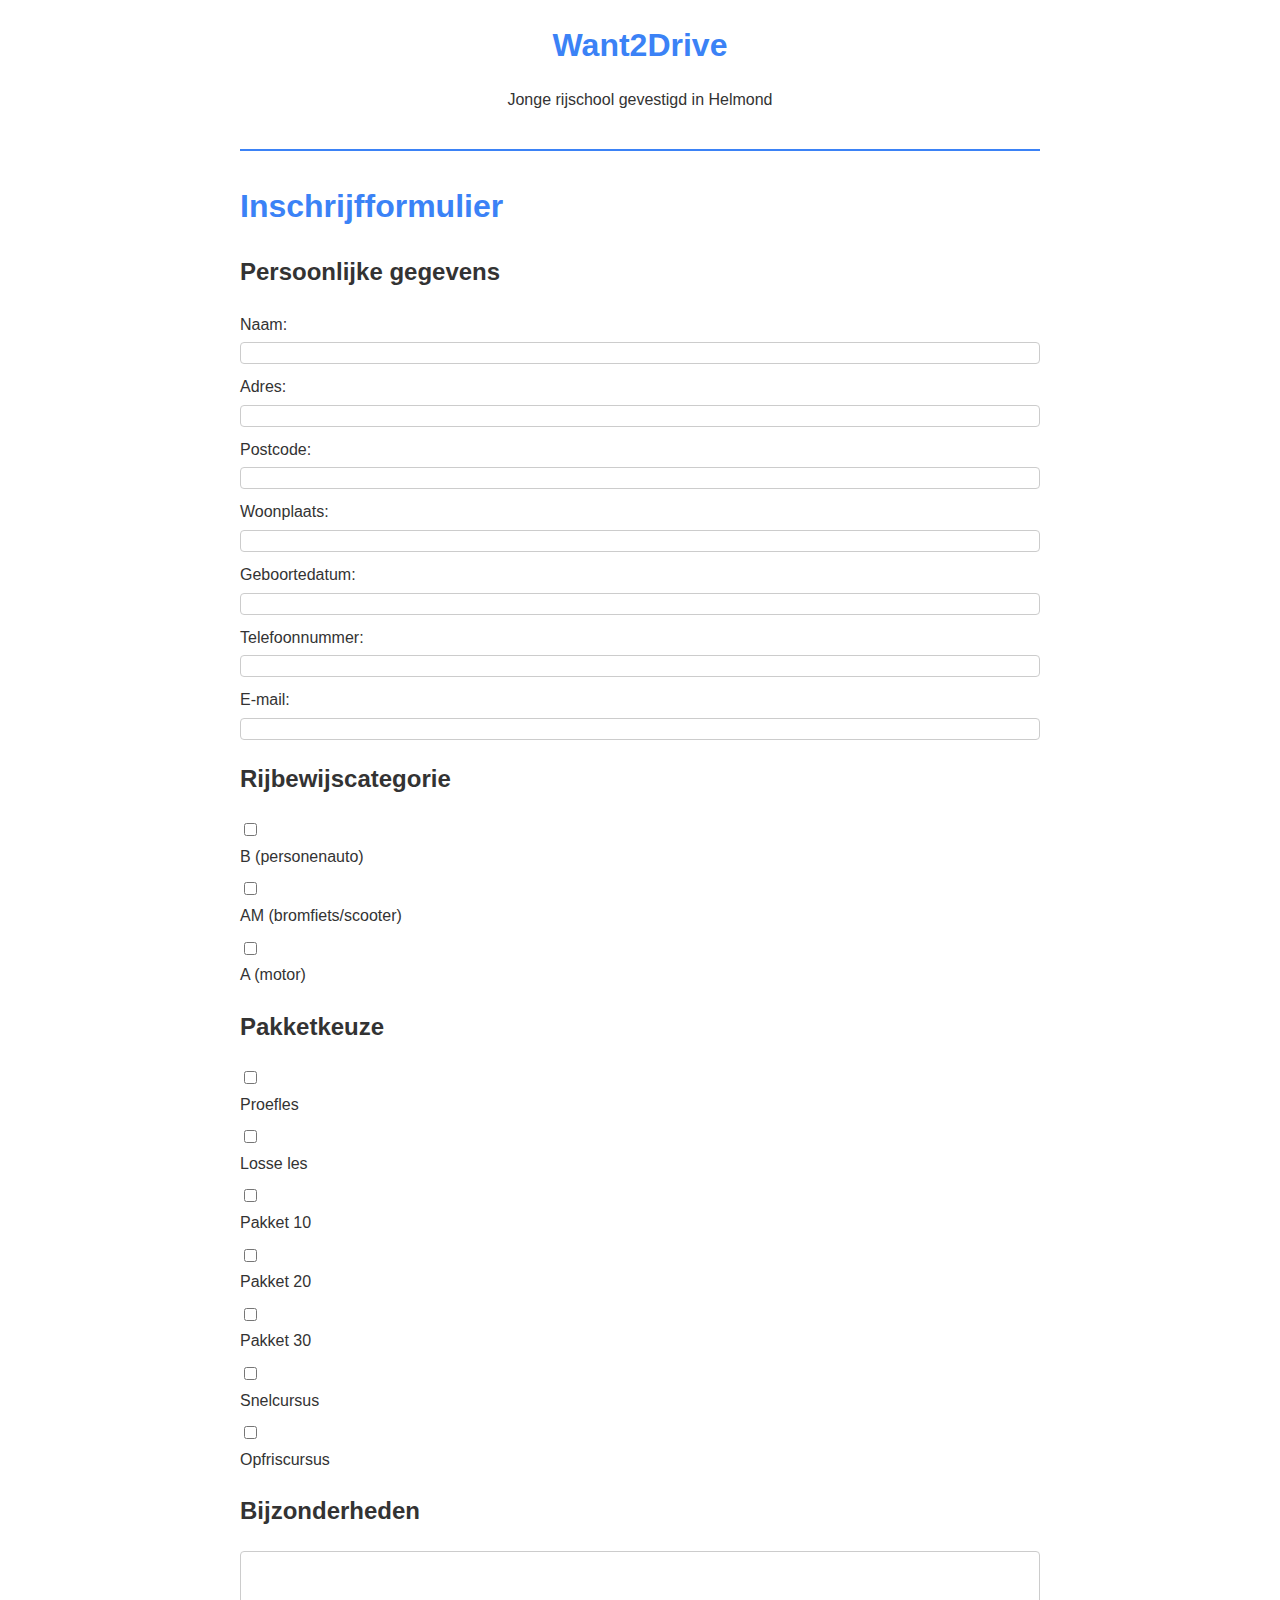
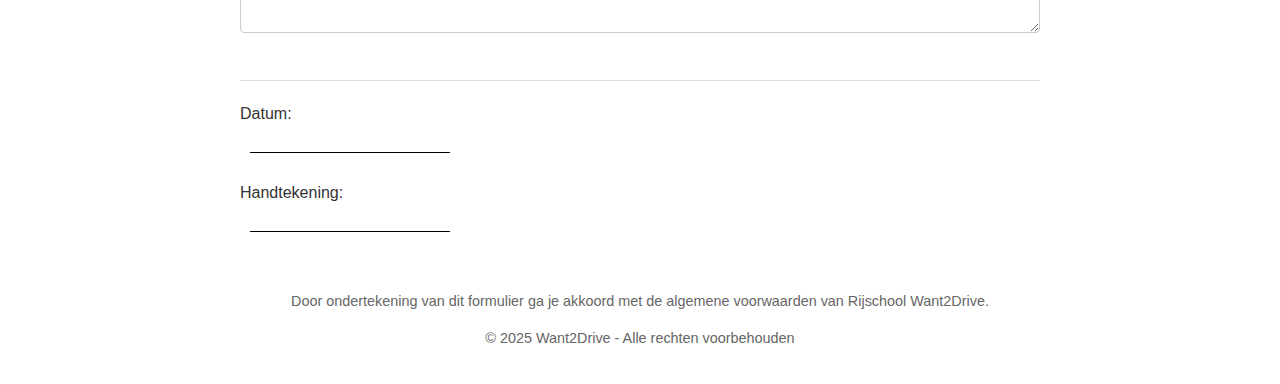
<file: Docs/inschrijfformulier.html>
<!DOCTYPE html>
<html lang="nl">
<head>
    <meta charset="UTF-8">
    <meta name="viewport" content="width=device-width, initial-scale=1.0">
    <title>Inschrijfformulier - Want2Drive</title>
    <style>
        body {
            font-family: 'Roboto', Arial, sans-serif;
            line-height: 1.6;
            color: #333;
            max-width: 800px;
            margin: 0 auto;
            padding: 20px;
        }
        .header {
            text-align: center;
            margin-bottom: 30px;
            border-bottom: 2px solid #3B82F6;
            padding-bottom: 20px;
        }
        .logo {
            font-size: 2rem;
            font-weight: 700;
            color: #3B82F6;
        }
        h1 {
            color: #3B82F6;
            margin-top: 30px;
        }
        .form-group {
            margin-bottom: 20px;
        }
        label {
            display: block;
            font-weight: 500;
            margin-bottom: 5px;
        }
        .input-field {
            width: 100%;
            padding: 10px;
            border: 1px solid #ccc;
            border-radius: 4px;
            box-sizing: border-box;
            margin-bottom: 10px;
        }
        .checkbox-group {
            margin: 15px 0;
        }
        .checkbox-item {
            margin-bottom: 8px;
        }
        .signature-area {
            margin-top: 30px;
            border-top: 1px solid #ddd;
            padding-top: 20px;
        }
        .signature-line {
            border-bottom: 1px solid #000;
            display: inline-block;
            width: 200px;
            height: 20px;
            margin-left: 10px;
        }
        .footer {
            margin-top: 50px;
            font-size: 0.9rem;
            text-align: center;
            color: #666;
        }
    </style>
</head>
<body>
    <div class="header">
        <div class="logo">Want2Drive</div>
        <p>Jonge rijschool gevestigd in Helmond</p>
    </div>

    <h1>Inschrijfformulier</h1>
    
    <div class="form-group">
        <h2>Persoonlijke gegevens</h2>
        <div class="form-row">
            <label for="naam">Naam:</label>
            <div class="input-field"></div>
        </div>
        <div class="form-row">
            <label for="adres">Adres:</label>
            <div class="input-field"></div>
        </div>
        <div class="form-row">
            <label for="postcode">Postcode:</label>
            <div class="input-field"></div>
        </div>
        <div class="form-row">
            <label for="woonplaats">Woonplaats:</label>
            <div class="input-field"></div>
        </div>
        <div class="form-row">
            <label for="geboortedatum">Geboortedatum:</label>
            <div class="input-field"></div>
        </div>
        <div class="form-row">
            <label for="telefoonnummer">Telefoonnummer:</label>
            <div class="input-field"></div>
        </div>
        <div class="form-row">
            <label for="email">E-mail:</label>
            <div class="input-field"></div>
        </div>
    </div>

    <div class="form-group">
        <h2>Rijbewijscategorie</h2>
        <div class="checkbox-group">
            <div class="checkbox-item">
                <input type="checkbox" id="cat-b" name="categorie">
                <label for="cat-b">B (personenauto)</label>
            </div>
            <div class="checkbox-item">
                <input type="checkbox" id="cat-am" name="categorie">
                <label for="cat-am">AM (bromfiets/scooter)</label>
            </div>
            <div class="checkbox-item">
                <input type="checkbox" id="cat-a" name="categorie">
                <label for="cat-a">A (motor)</label>
            </div>
        </div>
    </div>

    <div class="form-group">
        <h2>Pakketkeuze</h2>
        <div class="checkbox-group">
            <div class="checkbox-item">
                <input type="checkbox" id="proefles" name="pakket">
                <label for="proefles">Proefles</label>
            </div>
            <div class="checkbox-item">
                <input type="checkbox" id="losse-les" name="pakket">
                <label for="losse-les">Losse les</label>
            </div>
            <div class="checkbox-item">
                <input type="checkbox" id="pakket-10" name="pakket">
                <label for="pakket-10">Pakket 10</label>
            </div>
            <div class="checkbox-item">
                <input type="checkbox" id="pakket-20" name="pakket">
                <label for="pakket-20">Pakket 20</label>
            </div>
            <div class="checkbox-item">
                <input type="checkbox" id="pakket-30" name="pakket">
                <label for="pakket-30">Pakket 30</label>
            </div>
            <div class="checkbox-item">
                <input type="checkbox" id="snelcursus" name="pakket">
                <label for="snelcursus">Snelcursus</label>
            </div>
            <div class="checkbox-item">
                <input type="checkbox" id="opfriscursus" name="pakket">
                <label for="opfriscursus">Opfriscursus</label>
            </div>
        </div>
    </div>

    <div class="form-group">
        <h2>Bijzonderheden</h2>
        <textarea class="input-field" rows="4"></textarea>
    </div>

    <div class="signature-area">
        <div class="form-row">
            <label for="datum">Datum:</label>
            <span class="signature-line"></span>
        </div>
        <div class="form-row" style="margin-top: 20px;">
            <label for="handtekening">Handtekening:</label>
            <span class="signature-line"></span>
        </div>
    </div>

    <div class="footer">
        <p>Door ondertekening van dit formulier ga je akkoord met de algemene voorwaarden van Rijschool Want2Drive.</p>
        <p>&copy; 2025 Want2Drive - Alle rechten voorbehouden</p>
    </div>
</body>
</html>
</file>
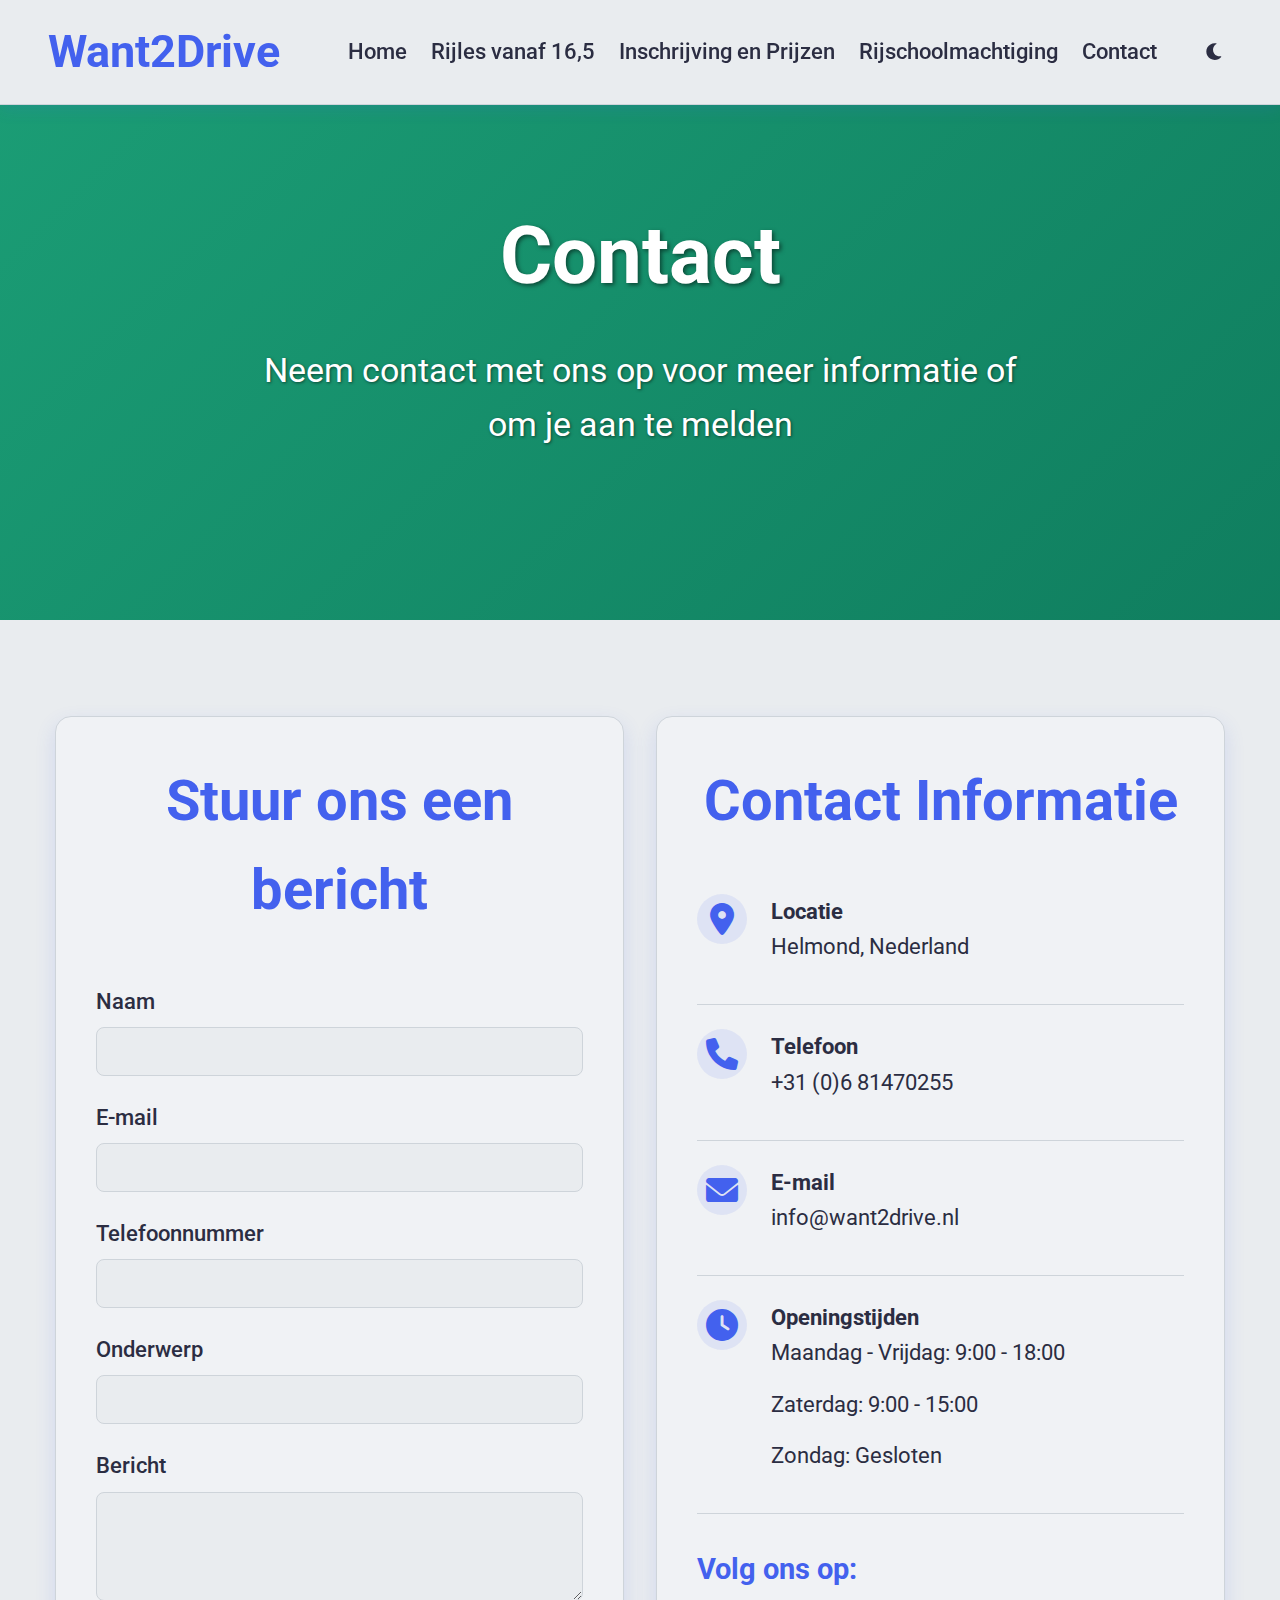
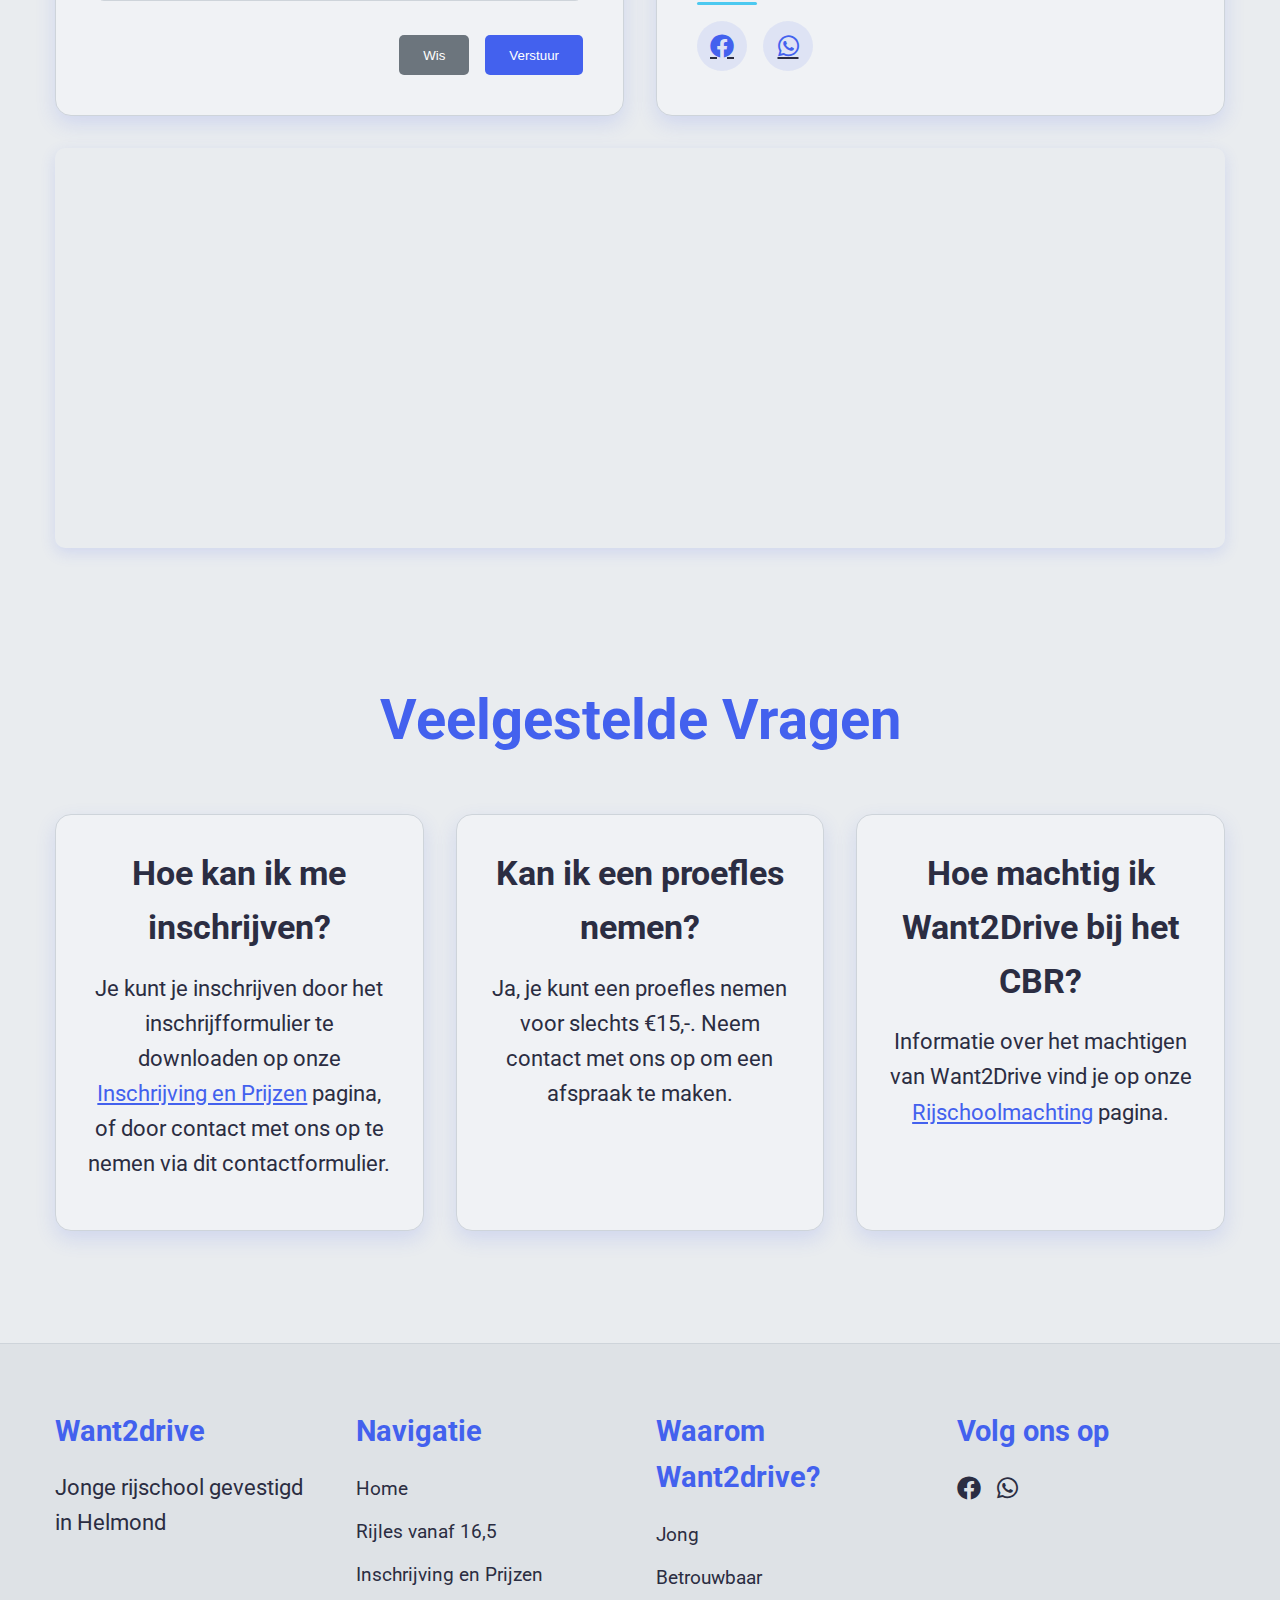
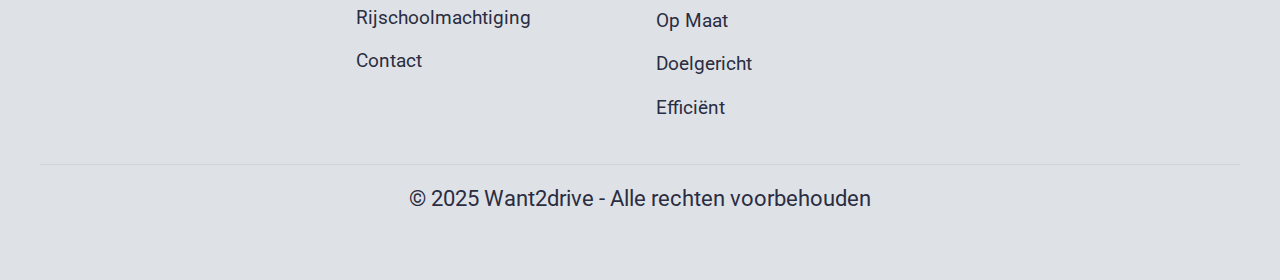
<file: Pages/Contact.html>
<!DOCTYPE html>
<html lang="nl" data-theme="light">
<head>
    <meta charset="UTF-8">
    <meta name="viewport" content="width=device-width, initial-scale=1.0">
    <title>Contact - Want2Drive</title>
    <link rel="stylesheet" href="../Assets/Css/MainStyle.css">
    <link href="https://fonts.googleapis.com/css2?family=Roboto:wght@300;400;500;700&display=swap" rel="stylesheet">
    <link rel="stylesheet" href="https://cdnjs.cloudflare.com/ajax/libs/font-awesome/6.0.0-beta3/css/all.min.css">
    <style>
        .contact-grid {
            display: grid;
            grid-template-columns: repeat(auto-fit, minmax(300px, 1fr));
            gap: 2rem;
            margin-top: 2rem;
        }
        
        .contact-info {
            background-color: var(--card-bg);
            padding: 2.5rem;
            border-radius: 16px;
            box-shadow: 0 8px 20px var(--shadow-color);
            border: 1px solid var(--border-color);
            transition: transform 0.3s ease, box-shadow 0.3s ease;
        }
        
        .contact-info:hover {
            transform: translateY(-5px);
            box-shadow: 0 12px 25px var(--shadow-color);
        }
        
        .contact-info h3 {
            color: var(--primary-color);
            margin-bottom: 1.5rem;
            font-size: 1.8rem;
            position: relative;
            padding-bottom: 0.8rem;
        }
        
        .contact-info h3:after {
            content: '';
            position: absolute;
            bottom: 0;
            left: 0;
            width: 60px;
            height: 3px;
            background-color: var(--accent-color);
            border-radius: 3px;
        }
        
        .contact-info-item {
            display: flex;
            align-items: flex-start;
            margin-bottom: 1.5rem;
            padding-bottom: 1.5rem;
            border-bottom: 1px solid var(--border-color);
        }
        
        .contact-info-item:last-child {
            border-bottom: none;
            margin-bottom: 0;
            padding-bottom: 0;
        }
        
        .contact-icon {
            color: var(--primary-color);
            font-size: 2rem;
            margin-right: 1.5rem;
            background-color: rgba(67, 97, 238, 0.1);
            width: 50px;
            height: 50px;
            display: flex;
            align-items: center;
            justify-content: center;
            border-radius: 50%;
            transition: all 0.3s ease;
        }
        
        .contact-info-item:hover .contact-icon {
            background-color: var(--primary-color);
            color: white;
            transform: scale(1.1);
        }
        
        .map-container {
            height: 400px;
            border-radius: 10px;
            overflow: hidden;
            box-shadow: 0 5px 15px var(--shadow-color);
            margin-top: 2rem;
        }
        
        .map-container iframe {
            width: 100%;
            height: 100%;
            border: none;
        }
        
        .form-buttons {
            display: flex;
            gap: 1rem;
            justify-content: flex-end;
            margin-top: 1.5rem;
        }
        
        .reset-btn {
            background-color: #6c757d;
            color: white;
            border: none;
            padding: 0.8rem 1.5rem;
            border-radius: 5px;
            cursor: pointer;
            font-weight: 500;
            transition: background-color 0.3s ease;
        }
        
        .reset-btn:hover {
            background-color: #5a6268;
        }
        
        .submit-btn {
            background-color: var(--primary-color);
            color: white;
            border: none;
            padding: 0.8rem 1.5rem;
            border-radius: 5px;
            cursor: pointer;
            font-weight: 500;
            transition: background-color 0.3s ease;
        }
        
        .submit-btn:hover {
            background-color: var(--secondary-color);
        }
    </style>
</head>
<body>
    <!-- Header Section -->
    <header>
        <div class="container header-container">
            <a href="../index.html" class="logo">Want2Drive</a>
            <button id="mobileMenuBtn" class="mobile-menu-btn">
                <i class="fas fa-bars"></i>
            </button>
            <ul class="nav-menu">
                <li class="nav-item"><a href="../index.html" class="nav-link">Home</a></li>
                <li class="nav-item"><a href="Rijvanaf.html" class="nav-link">Rijles vanaf 16,5</a></li>
                <li class="nav-item"><a href="Prijs.html" class="nav-link">Inschrijving en Prijzen</a></li>
                <li class="nav-item"><a href="Rijschool.html" class="nav-link">Rijschoolmachtiging</a></li>
                <li class="nav-item"><a href="Contact.html" class="nav-link">Contact</a></li>
                <li class="nav-item">
                    <button id="themeToggle" class="theme-toggle">
                        <i class="fas fa-moon"></i>
                    </button>
                </li>
            </ul>
        </div>
    </header>

    <!-- Hero Section -->
    <section class="hero contact-hero">
        <div class="container hero-content">
            <h1>Contact</h1>
            <p>Neem contact met ons op voor meer informatie of om je aan te melden</p>
        </div>
    </section>

    <!-- Contact Section -->
    <section class="contact">
        <div class="container">
            <div class="contact-grid">
                <div class="contact-form">
                    <h2 class="section-title">Stuur ons een bericht</h2>
                    <form id="contactForm">
                        <div class="form-group">
                            <label for="name" class="form-label">Naam</label>
                            <input type="text" id="name" name="name" class="form-control" required>
                        </div>
                        <div class="form-group">
                            <label for="email" class="form-label">E-mail</label>
                            <input type="email" id="email" name="email" class="form-control" required>
                        </div>
                        <div class="form-group">
                            <label for="phone" class="form-label">Telefoonnummer</label>
                            <input type="tel" id="phone" name="phone" class="form-control">
                        </div>
                        <div class="form-group">
                            <label for="subject" class="form-label">Onderwerp</label>
                            <input type="text" id="subject" name="subject" class="form-control" required>
                        </div>
                        <div class="form-group">
                            <label for="message" class="form-label">Bericht</label>
                            <textarea id="message" name="message" class="form-control" rows="5" required></textarea>
                        </div>
                        <div class="form-buttons">
                            <button type="button" class="reset-btn">Wis</button>
                            <button type="submit" class="submit-btn">Verstuur</button>
                        </div>
                    </form>
                </div>
                <div class="contact-info">
                    <h2 class="section-title">Contact Informatie</h2>
                    <div class="contact-info-item">
                        <div class="contact-icon">
                            <i class="fas fa-map-marker-alt"></i>
                        </div>
                        <div class="contact-content">
                            <h4>Locatie</h4>
                            <p>Helmond, Nederland</p>
                        </div>
                    </div>
                    <div class="contact-info-item">
                        <div class="contact-icon">
                            <i class="fas fa-phone"></i>
                        </div>
                        <div class="contact-content">
                            <h4>Telefoon</h4>
                            <p>+31 (0)6 81470255</p>
                        </div>
                    </div>
                    <div class="contact-info-item">
                        <div class="contact-icon">
                            <i class="fas fa-envelope"></i>
                        </div>
                        <div class="contact-content">
                            <h4>E-mail</h4>
                            <p>info@want2drive.nl</p>
                        </div>
                    </div>
                    <div class="contact-info-item">
                        <div class="contact-icon">
                            <i class="fas fa-clock"></i>
                        </div>
                        <div class="contact-content">
                            <h4>Openingstijden</h4>
                            <p>Maandag - Vrijdag: 9:00 - 18:00</p>
                            <p>Zaterdag: 9:00 - 15:00</p>
                            <p>Zondag: Gesloten</p>
                        </div>
                    </div>
                    
                    <h3 style="margin-top: 2rem; margin-bottom: 1rem;">Volg ons op:</h3>
                    <div class="social-links" style="display: flex; gap: 1rem;">
                        <a href="http://www.facebook.com/autorijschoolwant2drive" target="_blank" style="background-color: rgba(67, 97, 238, 0.1); width: 50px; height: 50px; display: flex; align-items: center; justify-content: center; border-radius: 50%; transition: all 0.3s ease;"><i class="fab fa-facebook" style="font-size: 1.5rem; color: var(--primary-color);"></i></a>
                        <a href="https://wa.me/0681470255" target="_blank" style="background-color: rgba(67, 97, 238, 0.1); width: 50px; height: 50px; display: flex; align-items: center; justify-content: center; border-radius: 50%; transition: all 0.3s ease;"><i class="fab fa-whatsapp" style="font-size: 1.5rem; color: var(--primary-color);"></i></a>
                    </div>
                </div>
            </div>
            
            <!-- Map Section -->
            <div class="map-container">
                <!-- Placeholder for Google Maps iframe - replace with actual embed code -->
                <iframe src="https://www.google.com/maps/embed?pb=!1m18!1m12!1m3!1d39722.48834418034!2d5.6367125!3d51.4826242!2m3!1f0!2f0!3f0!3m2!1i1024!2i768!4f13.1!3m3!1m2!1s0x47c723d00bde6ea7%3A0x400de5a8d1e6bc0!2sHelmond%2C%20Netherlands!5e0!3m2!1sen!2sus!4v1625000000000!5m2!1sen!2sus" allowfullscreen="" loading="lazy"></iframe>
            </div>
        </div>
    </section>

    <!-- FAQ Section -->
    <section class="features">
        <div class="container">
            <h2 class="section-title">Veelgestelde Vragen</h2>
            <div class="features-grid">
                <div class="feature-card">
                    <h3 class="feature-title">Hoe kan ik me inschrijven?</h3>
                    <p>Je kunt je inschrijven door het inschrijfformulier te downloaden op onze <a href="Prijs.html" style="color: var(--primary-color);">Inschrijving en Prijzen</a> pagina, of door contact met ons op te nemen via dit contactformulier.</p>
                </div>
                <div class="feature-card">
                    <h3 class="feature-title">Kan ik een proefles nemen?</h3>
                    <p>Ja, je kunt een proefles nemen voor slechts €15,-. Neem contact met ons op om een afspraak te maken.</p>
                </div>
                <div class="feature-card">
                    <h3 class="feature-title">Hoe machtig ik Want2Drive bij het CBR?</h3>
                    <p>Informatie over het machtigen van Want2Drive vind je op onze <a href="Rijschool.html" style="color: var(--primary-color);">Rijschoolmachting</a> pagina.</p>
                </div>
            </div>
        </div>
    </section>

    <!-- Footer -->
    <footer>
        <div class="container footer-container">
            <div class="footer-section">
                <h3>Want2drive</h3>
                <p>Jonge rijschool gevestigd in Helmond</p>
            </div>
            <div class="footer-section">
                <h3>Navigatie</h3>
                <ul class="footer-links">
                    <li><a href="../index.html">Home</a></li>
                    <li><a href="Rijvanaf.html">Rijles vanaf 16,5</a></li>
                    <li><a href="Prijs.html">Inschrijving en Prijzen</a></li>
                    <li><a href="Rijschool.html">Rijschoolmachtiging</a></li>
                    <li><a href="Contact.html">Contact</a></li>
                </ul>
            </div>
            <div class="footer-section">
                <h3>Waarom Want2drive?</h3>
                <ul class="footer-links">
                    <li><a href="#">Jong</a></li>
                    <li><a href="#">Betrouwbaar</a></li>
                    <li><a href="#">Op Maat</a></li>
                    <li><a href="#">Doelgericht</a></li>
                    <li><a href="#">Efficiënt</a></li>
                </ul>
            </div>
            <div class="footer-section">
                <h3>Volg ons op</h3>
                <div class="social-links">
                    <a href="http://www.facebook.com/autorijschoolwant2drive" target="_blank"><i class="fab fa-facebook"></i></a>
                    <a href="https://wa.me/0681470255" target="_blank"><i class="fab fa-whatsapp"></i></a>
                </div>
            </div>
        </div>
        <div class="container copyright">
            <p>&copy; 2025 Want2drive - Alle rechten voorbehouden</p>
        </div>
    </footer>

    <script src="../Assets/Js/MainScript.js"></script>
</body>
</html>
</file>
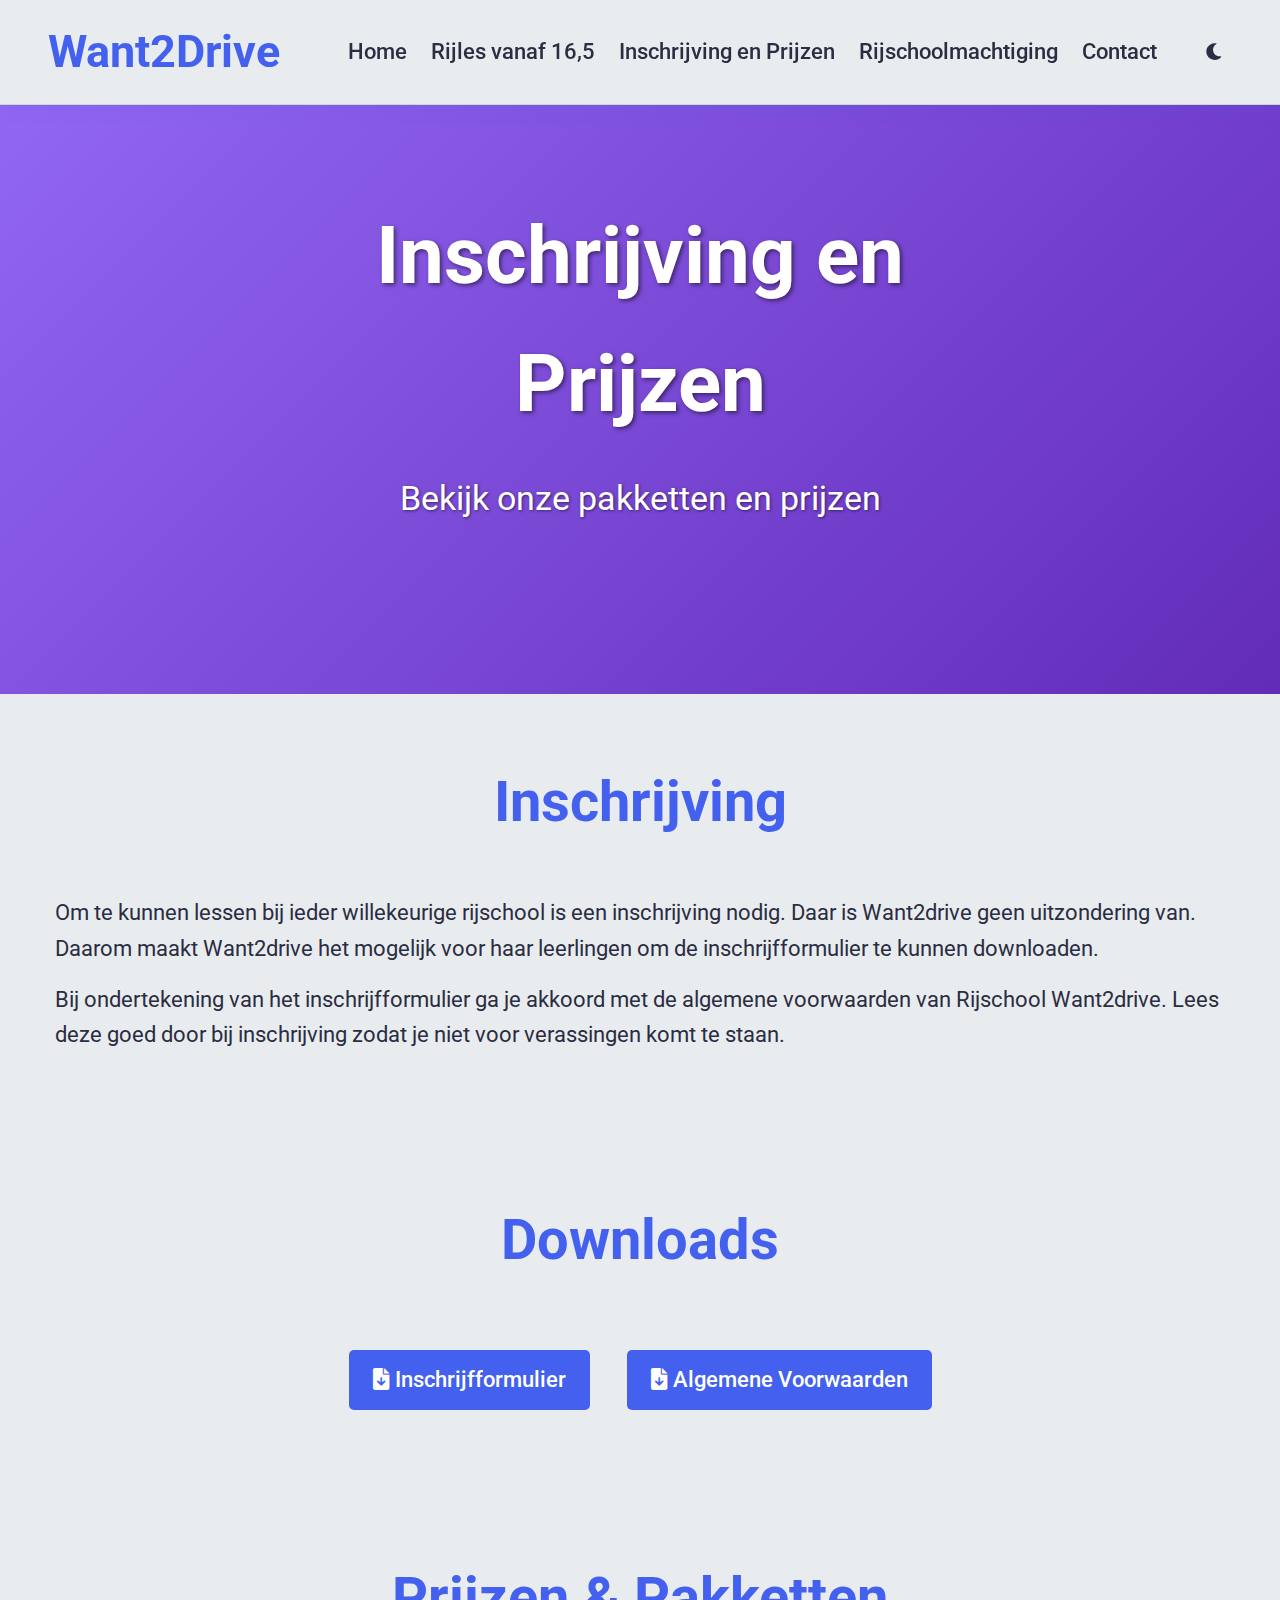
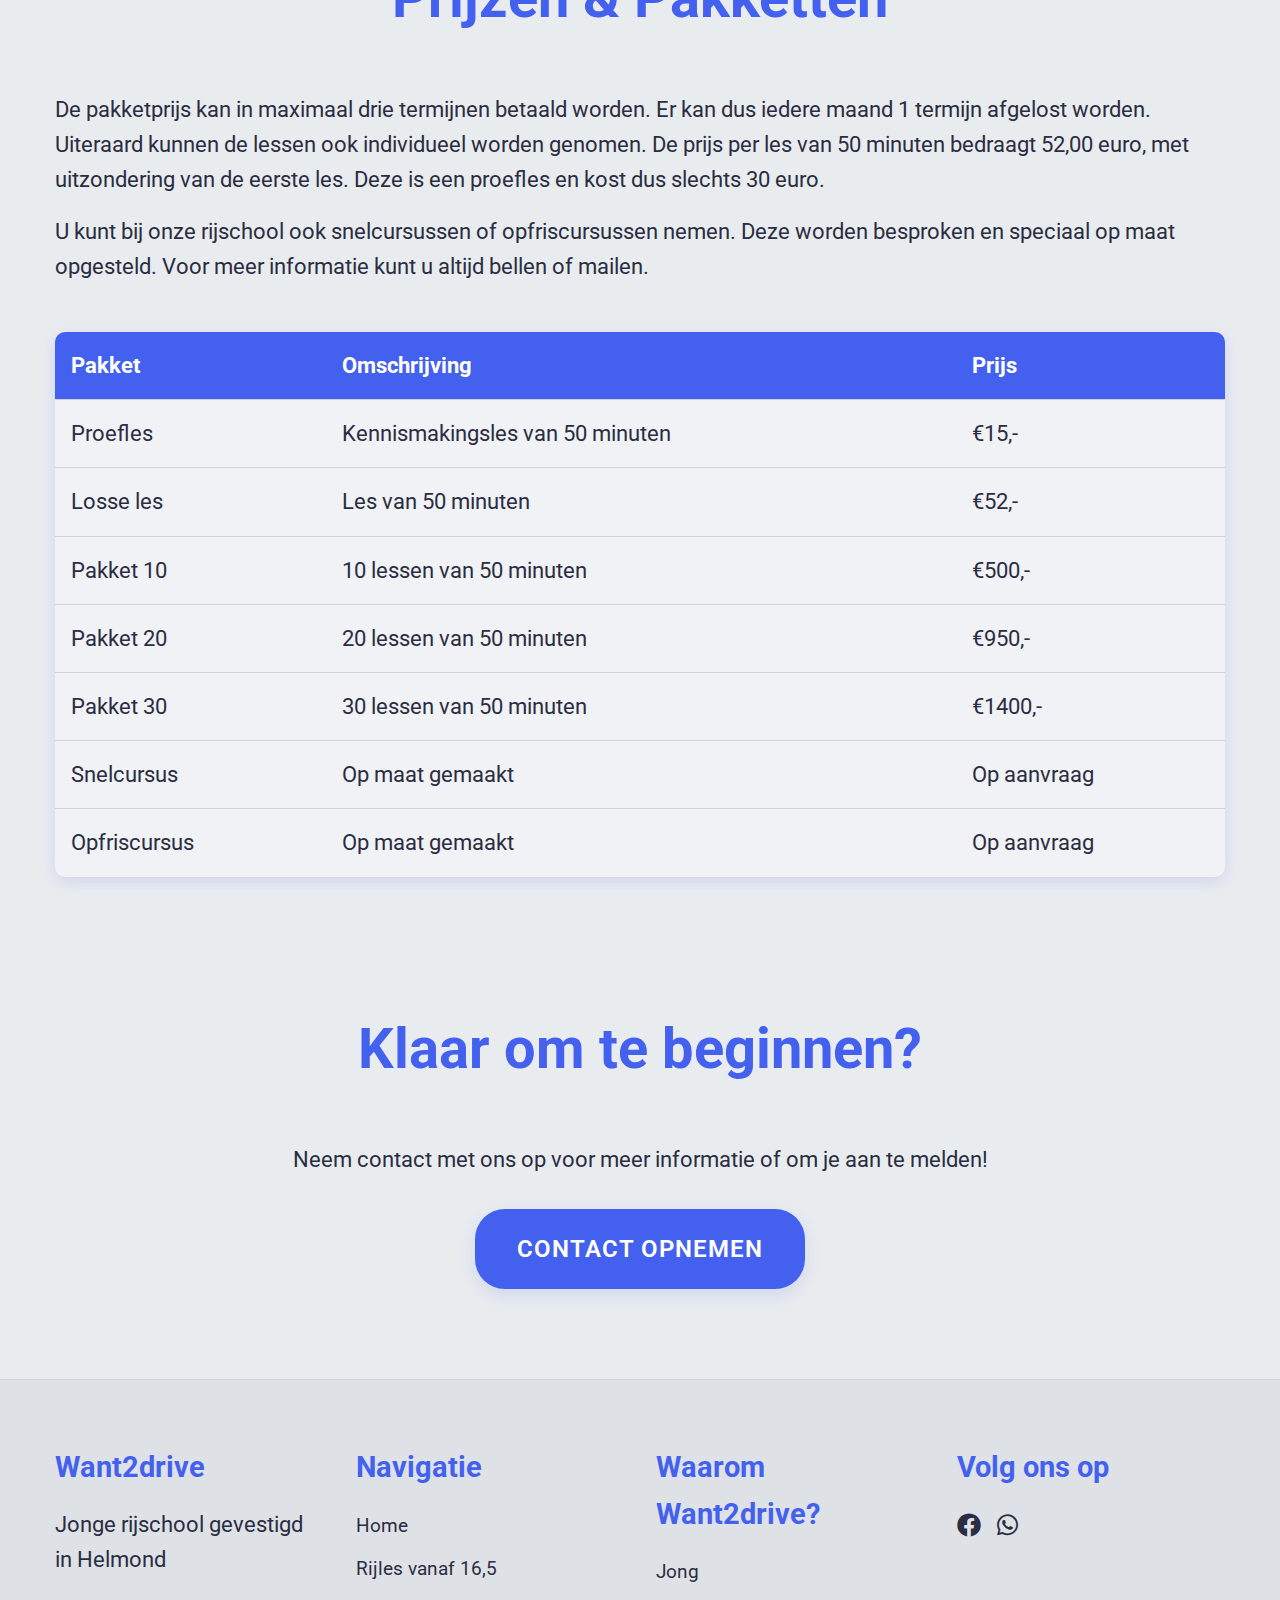
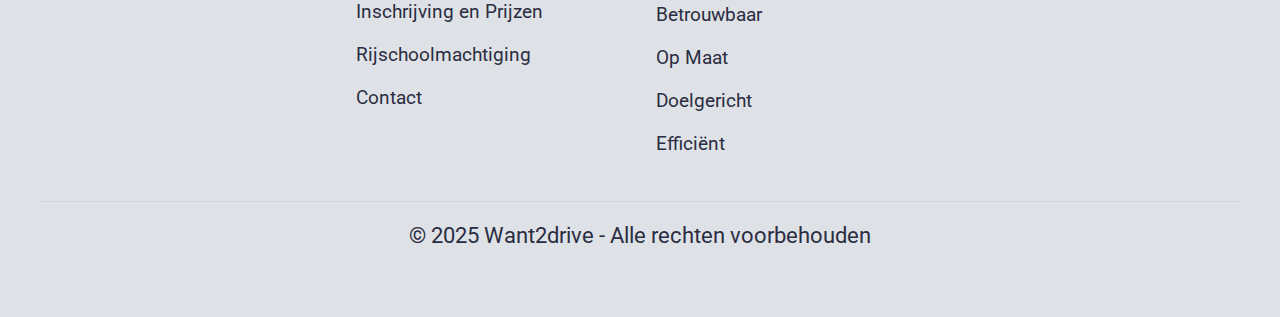
<file: Pages/Prijs.html>
<!DOCTYPE html>
<html lang="nl" data-theme="light">
<head>
    <meta charset="UTF-8">
    <meta name="viewport" content="width=device-width, initial-scale=1.0">
    <title>Inschrijving en Prijzen - Want2Drive</title>
    <link rel="stylesheet" href="../Assets/Css/MainStyle.css">
    <link href="https://fonts.googleapis.com/css2?family=Roboto:wght@300;400;500;700&display=swap" rel="stylesheet">
    <link rel="stylesheet" href="https://cdnjs.cloudflare.com/ajax/libs/font-awesome/6.0.0-beta3/css/all.min.css">
    <style>
        .download-btn {
            display: inline-block;
            padding: 0.8rem 1.5rem;
            background-color: var(--primary-color);
            color: white;
            text-decoration: none;
            border-radius: 5px;
            font-weight: 500;
            transition: background-color 0.3s ease;
            margin: 1rem;
        }
        
        .download-btn:hover {
            background-color: var(--secondary-color);
        }
        
        .price-table {
            width: 100%;
            border-collapse: collapse;
            margin: 2rem 0;
            background-color: var(--card-bg);
            border-radius: 10px;
            overflow: hidden;
            box-shadow: 0 5px 15px var(--shadow-color);
        }
        
        .price-table th, .price-table td {
            padding: 1rem;
            text-align: left;
            border-bottom: 1px solid var(--border-color);
        }
        
        .price-table th {
            background-color: var(--primary-color);
            color: white;
        }
        
        .price-table tr:last-child td {
            border-bottom: none;
        }
        
        .price-table tr:hover {
            background-color: var(--bg-color);
        }
    </style>
</head>
<body>
    <!-- Header Section -->
    <header>
        <div class="container header-container">
            <a href="../index.html" class="logo">Want2Drive</a>
            <button id="mobileMenuBtn" class="mobile-menu-btn">
                <i class="fas fa-bars"></i>
            </button>
            <ul class="nav-menu">
                <li class="nav-item"><a href="../index.html" class="nav-link">Home</a></li>
                <li class="nav-item"><a href="Rijvanaf.html" class="nav-link">Rijles vanaf 16,5</a></li>
                <li class="nav-item"><a href="Prijs.html" class="nav-link">Inschrijving en Prijzen</a></li>
                <li class="nav-item"><a href="Rijschool.html" class="nav-link">Rijschoolmachtiging</a></li>
                <li class="nav-item"><a href="Contact.html" class="nav-link">Contact</a></li>
                <li class="nav-item">
                    <button id="themeToggle" class="theme-toggle">
                        <i class="fas fa-moon"></i>
                    </button>
                </li>
            </ul>
        </div>
    </header>

    <!-- Hero Section -->
    <section class="hero prijs-hero">
        <div class="container hero-content">
            <h1>Inschrijving en Prijzen</h1>
            <p>Bekijk onze pakketten en prijzen</p>
        </div>
    </section>

    <!-- Inschrijving Section -->
    <section class="about">
        <div class="container">
            <h2 class="section-title">Inschrijving</h2>
            <div class="about-content">
                <div class="about-text">
                    <p>Om te kunnen lessen bij ieder willekeurige rijschool is een inschrijving nodig. Daar is Want2drive geen uitzondering van. Daarom maakt Want2drive het mogelijk voor haar leerlingen om de inschrijfformulier te kunnen downloaden.</p>
                    <p>Bij ondertekening van het inschrijfformulier ga je akkoord met de algemene voorwaarden van Rijschool Want2drive. Lees deze goed door bij inschrijving zodat je niet voor verassingen komt te staan.</p>
                </div>
            </div>
        </div>
    </section>

    <!-- Downloads Section -->
    <section class="features">
        <div class="container">
            <h2 class="section-title">Downloads</h2>
            <div style="text-align: center;">
                <a href="../Docs/inschrijfformulier.txt" class="download-btn" download><i class="fas fa-file-download"></i> Inschrijfformulier</a>
                <a href="../Docs/algemene_voorwaarden.txt" class="download-btn" download><i class="fas fa-file-download"></i> Algemene Voorwaarden</a>
            </div>
        </div>
    </section>

    <!-- Prijzen Section -->
    <section class="pricing">
        <div class="container">
            <h2 class="section-title">Prijzen & Pakketten</h2>
            <div class="about-content">
                <div class="about-text">
                    <p>De pakketprijs kan in maximaal drie termijnen betaald worden. Er kan dus iedere maand 1 termijn afgelost worden. Uiteraard kunnen de lessen ook individueel worden genomen. De prijs per les van 50 minuten bedraagt 52,00 euro, met uitzondering van de eerste les. Deze is een proefles en kost dus slechts 30 euro.</p>
                    <p>U kunt bij onze rijschool ook snelcursussen of opfriscursussen nemen. Deze worden besproken en speciaal op maat opgesteld. Voor meer informatie kunt u altijd bellen of mailen.</p>
                </div>
            </div>
            
            <table class="price-table">
                <thead>
                    <tr>
                        <th>Pakket</th>
                        <th>Omschrijving</th>
                        <th>Prijs</th>
                    </tr>
                </thead>
                <tbody>
                    <tr>
                        <td>Proefles</td>
                        <td>Kennismakingsles van 50 minuten</td>
                        <td>€15,-</td>
                    </tr>
                    <tr>
                        <td>Losse les</td>
                        <td>Les van 50 minuten</td>
                        <td>€52,-</td>
                    </tr>
                    <tr>
                        <td>Pakket 10</td>
                        <td>10 lessen van 50 minuten</td>
                        <td>€500,-</td>
                    </tr>
                    <tr>
                        <td>Pakket 20</td>
                        <td>20 lessen van 50 minuten</td>
                        <td>€950,-</td>
                    </tr>
                    <tr>
                        <td>Pakket 30</td>
                        <td>30 lessen van 50 minuten</td>
                        <td>€1400,-</td>
                    </tr>
                    <tr>
                        <td>Snelcursus</td>
                        <td>Op maat gemaakt</td>
                        <td>Op aanvraag</td>
                    </tr>
                    <tr>
                        <td>Opfriscursus</td>
                        <td>Op maat gemaakt</td>
                        <td>Op aanvraag</td>
                    </tr>
                </tbody>
            </table>
        </div>
    </section>

    <!-- Call to Action -->
    <section class="contact" style="padding: 2rem 0;">
        <div class="container" style="text-align: center;">
            <h2 class="section-title">Klaar om te beginnen?</h2>
            <p>Neem contact met ons op voor meer informatie of om je aan te melden!</p>
            <a href="Contact.html" class="btn" style="margin-top: 1rem;">Contact opnemen</a>
        </div>
    </section>

    <!-- Footer -->
    <footer>
        <div class="container footer-container">
            <div class="footer-section">
                <h3>Want2drive</h3>
                <p>Jonge rijschool gevestigd in Helmond</p>
            </div>
            <div class="footer-section">
                <h3>Navigatie</h3>
                <ul class="footer-links">
                    <li><a href="../index.html">Home</a></li>
                    <li><a href="Rijvanaf.html">Rijles vanaf 16,5</a></li>
                    <li><a href="Prijs.html">Inschrijving en Prijzen</a></li>
                    <li><a href="Rijschool.html">Rijschoolmachtiging</a></li>
                    <li><a href="Contact.html">Contact</a></li>
                </ul>
            </div>
            <div class="footer-section">
                <h3>Waarom Want2drive?</h3>
                <ul class="footer-links">
                    <li><a href="#">Jong</a></li>
                    <li><a href="#">Betrouwbaar</a></li>
                    <li><a href="#">Op Maat</a></li>
                    <li><a href="#">Doelgericht</a></li>
                    <li><a href="#">Efficiënt</a></li>
                </ul>
            </div>
            <div class="footer-section">
                <h3>Volg ons op</h3>
                <div class="social-links">
                    <a href="http://www.facebook.com/autorijschoolwant2drive" target="_blank"><i class="fab fa-facebook"></i></a>
                    <a href="https://wa.me/0681470255" target="_blank"><i class="fab fa-whatsapp"></i></a>
                </div>
            </div>
        </div>
        <div class="container copyright">
            <p>&copy; 2025 Want2drive - Alle rechten voorbehouden</p>
        </div>
    </footer>

    <script src="../Assets/Js/MainScript.js"></script>
</body>
</html>
</file>
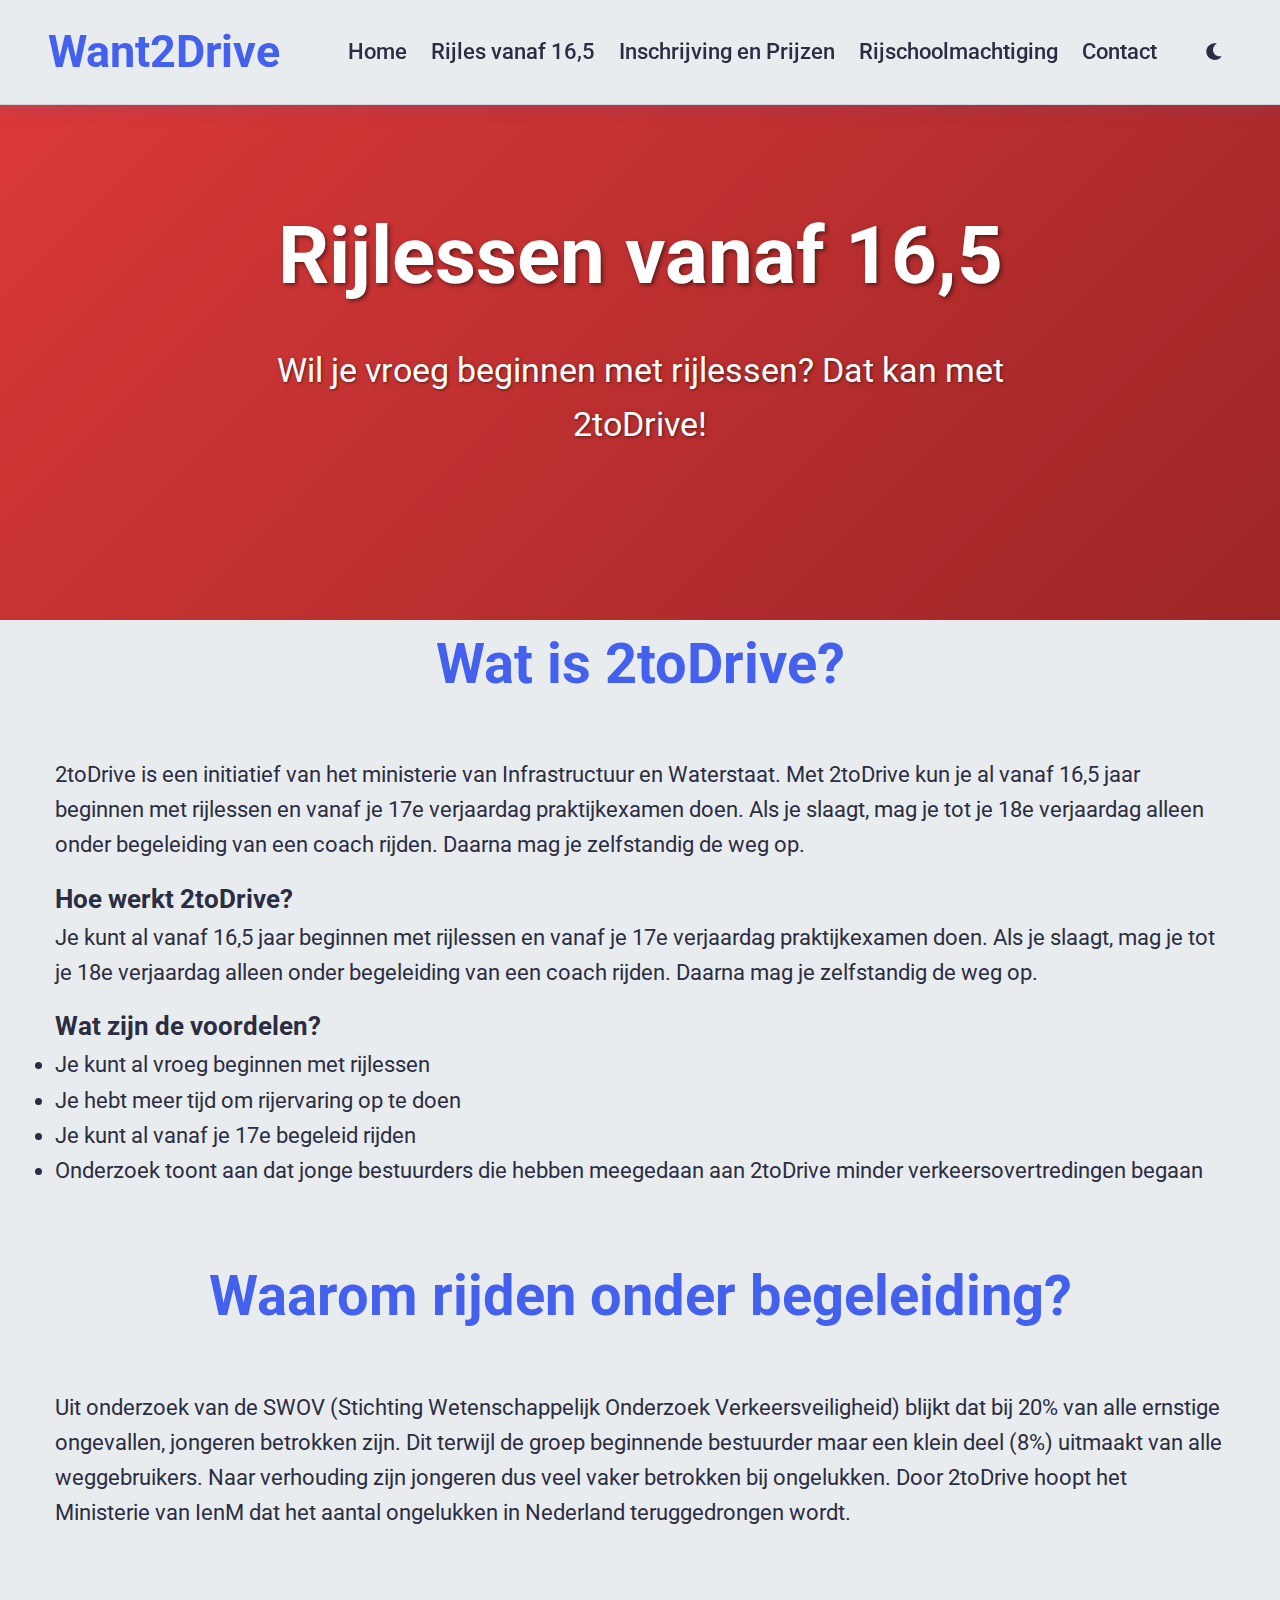
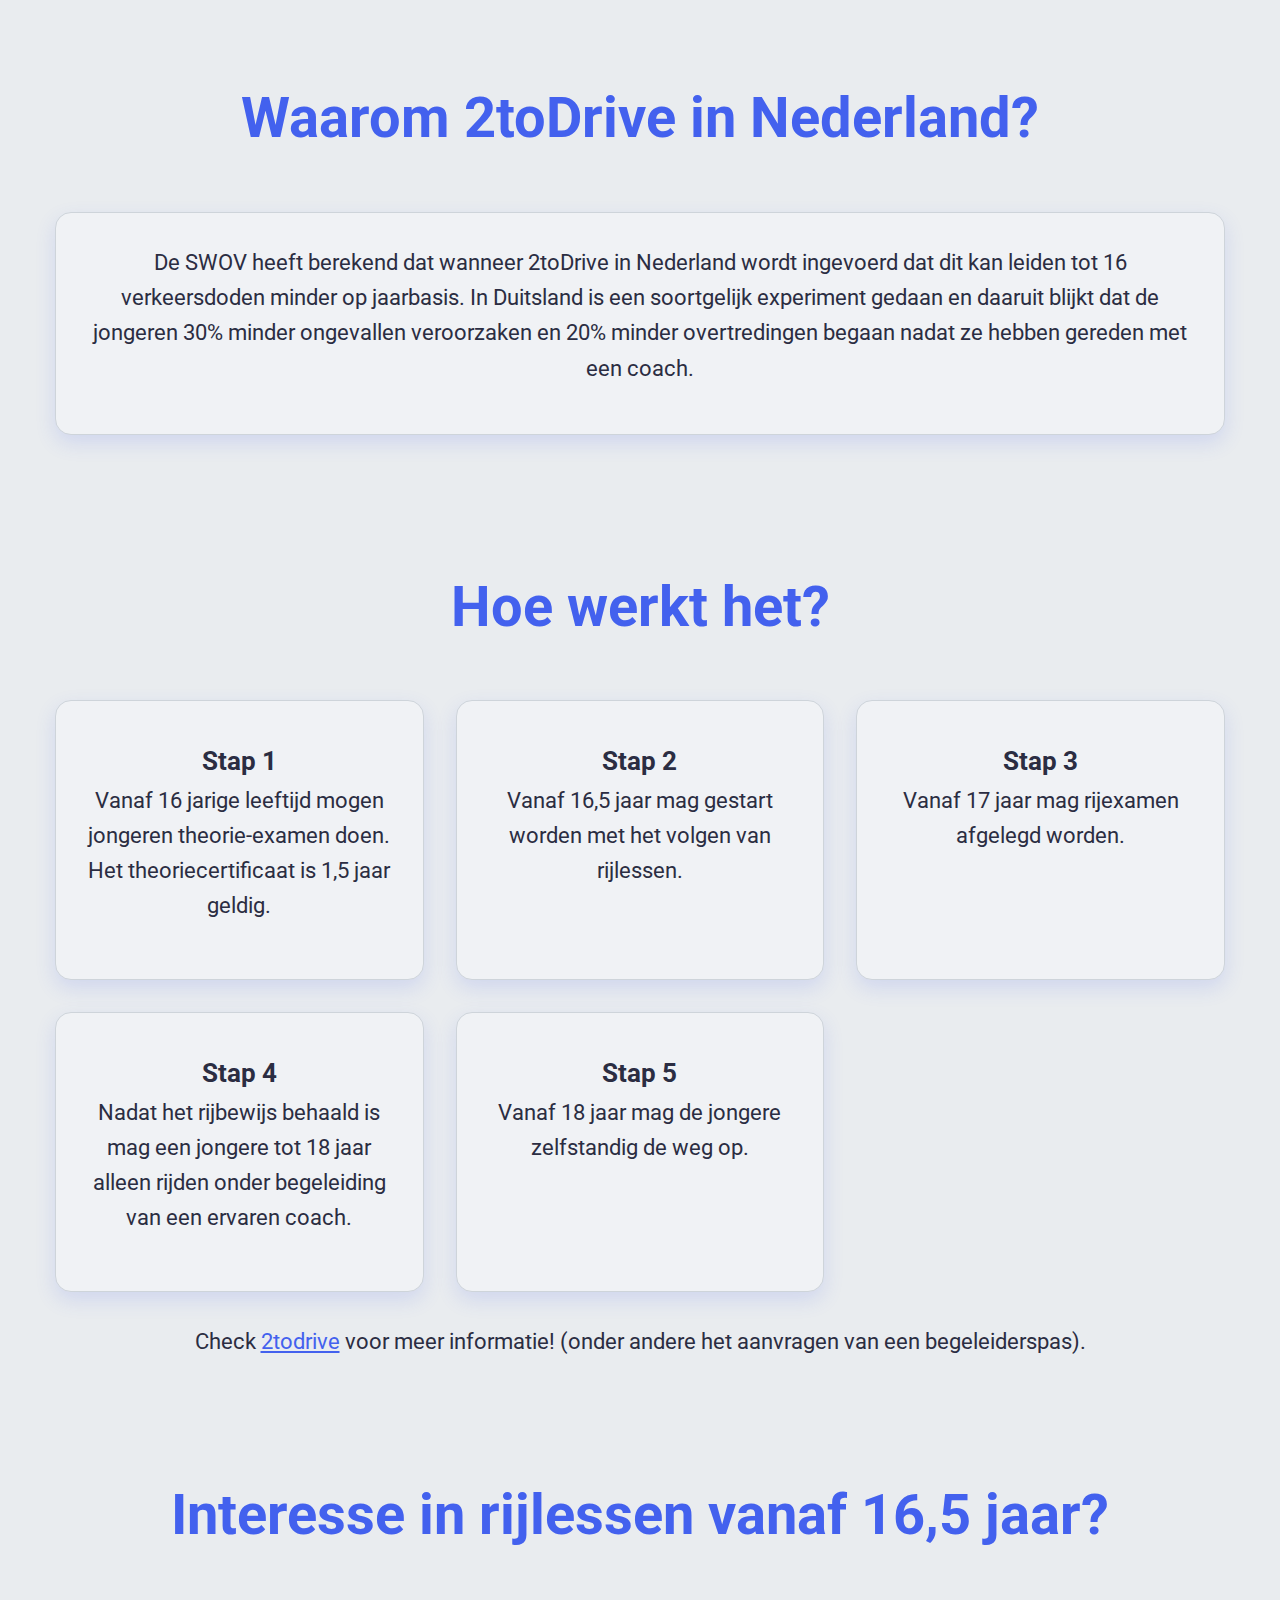
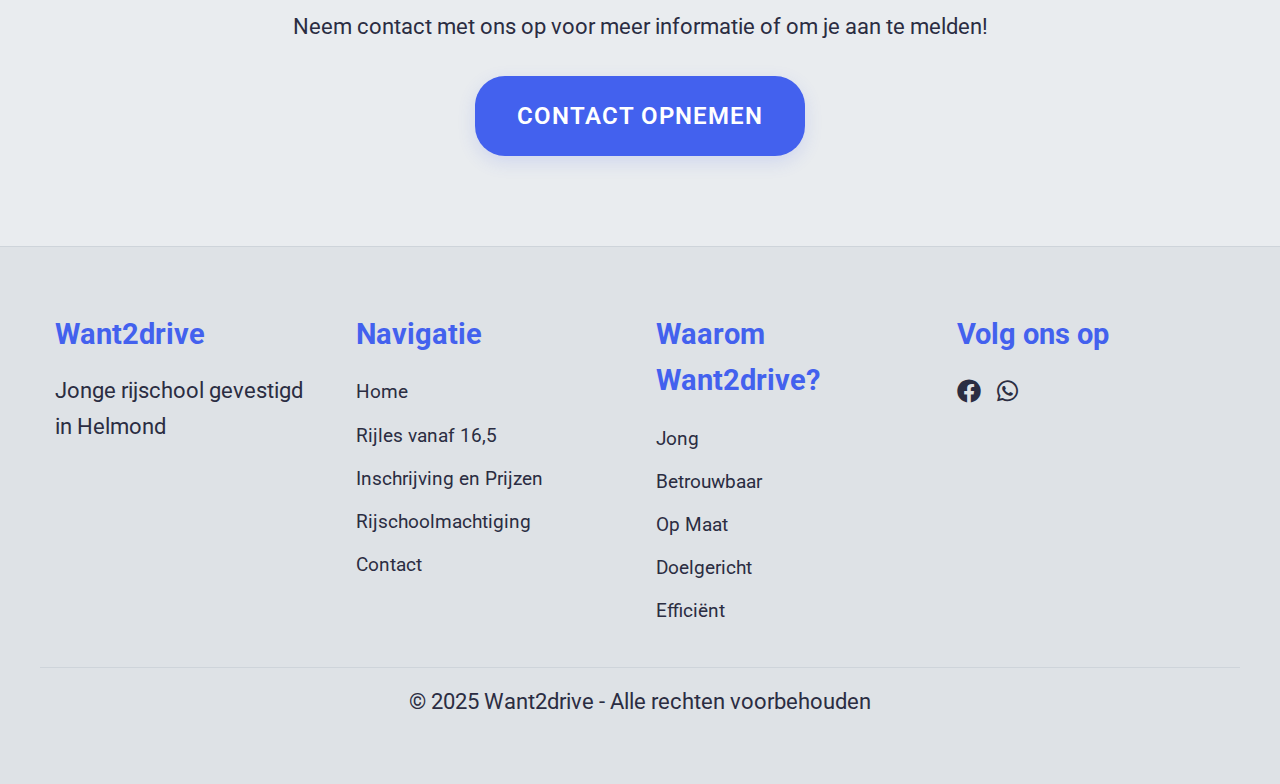
<file: Pages/Rijvanaf.html>
<!DOCTYPE html>
<html lang="nl" data-theme="light">
<head>
    <meta charset="UTF-8">
    <meta name="viewport" content="width=device-width, initial-scale=1.0">
    <title>Rijles vanaf 16,5 - Want2Drive</title>
    <link rel="stylesheet" href="../Assets/Css/MainStyle.css">
    <link href="https://fonts.googleapis.com/css2?family=Roboto:wght@300;400;500;700&display=swap" rel="stylesheet">
    <link rel="stylesheet" href="https://cdnjs.cloudflare.com/ajax/libs/font-awesome/6.0.0-beta3/css/all.min.css">
</head>
<body>
    <!-- Header Section -->
    <header>
        <div class="container header-container">
            <a href="../index.html" class="logo">Want2Drive</a>
            <button id="mobileMenuBtn" class="mobile-menu-btn">
                <i class="fas fa-bars"></i>
            </button>
            <ul class="nav-menu">
                <li class="nav-item"><a href="../index.html" class="nav-link">Home</a></li>
                <li class="nav-item"><a href="Rijvanaf.html" class="nav-link">Rijles vanaf 16,5</a></li>
                <li class="nav-item"><a href="Prijs.html" class="nav-link">Inschrijving en Prijzen</a></li>
                <li class="nav-item"><a href="Rijschool.html" class="nav-link">Rijschoolmachtiging</a></li>
                <li class="nav-item"><a href="Contact.html" class="nav-link">Contact</a></li>
                <li class="nav-item">
                    <button id="themeToggle" class="theme-toggle">
                        <i class="fas fa-moon"></i>
                    </button>
                </li>
            </ul>
        </div>
    </header>

    <!-- Hero Section -->
    <section class="hero rijvanaf-hero">
        <div class="container hero-content">
            <h1>Rijlessen vanaf 16,5</h1>
            <p>Wil je vroeg beginnen met rijlessen? Dat kan met 2toDrive!</p>
        </div>
    </section>

    <!-- Content Section -->
    <section class="content">
        <div class="container">
            <h2 class="section-title">Wat is 2toDrive?</h2>
            <p>2toDrive is een initiatief van het ministerie van Infrastructuur en Waterstaat. Met 2toDrive kun je al vanaf 16,5 jaar beginnen met rijlessen en vanaf je 17e verjaardag praktijkexamen doen. Als je slaagt, mag je tot je 18e verjaardag alleen onder begeleiding van een coach rijden. Daarna mag je zelfstandig de weg op.</p>
            
            <h3>Hoe werkt 2toDrive?</h3>
            <p>Je kunt al vanaf 16,5 jaar beginnen met rijlessen en vanaf je 17e verjaardag praktijkexamen doen. Als je slaagt, mag je tot je 18e verjaardag alleen onder begeleiding van een coach rijden. Daarna mag je zelfstandig de weg op.</p>
            
            <h3>Wat zijn de voordelen?</h3>
            <ul>
                <li>Je kunt al vroeg beginnen met rijlessen</li>
                <li>Je hebt meer tijd om rijervaring op te doen</li>
                <li>Je kunt al vanaf je 17e begeleid rijden</li>
                <li>Onderzoek toont aan dat jonge bestuurders die hebben meegedaan aan 2toDrive minder verkeersovertredingen begaan</li>
            </ul>
        </div>
    </section>

    <!-- Steps Section -->
    <section class="about">
        <div class="container">
            <h2 class="section-title">Waarom rijden onder begeleiding?</h2>
            <div class="about-content">
                <div class="about-text">
                    <p>Uit onderzoek van de SWOV (Stichting Wetenschappelijk Onderzoek Verkeersveiligheid) blijkt dat bij 20% van alle ernstige ongevallen, jongeren betrokken zijn. Dit terwijl de groep beginnende bestuurder maar een klein deel (8%) uitmaakt van alle weggebruikers. Naar verhouding zijn jongeren dus veel vaker betrokken bij ongelukken. Door 2toDrive hoopt het Ministerie van IenM dat het aantal ongelukken in Nederland teruggedrongen wordt.</p>
                </div>
            </div>
        </div>
    </section>

    <section class="features">
        <div class="container">
            <h2 class="section-title">Waarom 2toDrive in Nederland?</h2>
            <div class="features-grid">
                <div class="feature-card">
                    <p>De SWOV heeft berekend dat wanneer 2toDrive in Nederland wordt ingevoerd dat dit kan leiden tot 16 verkeersdoden minder op jaarbasis. In Duitsland is een soortgelijk experiment gedaan en daaruit blijkt dat de jongeren 30% minder ongevallen veroorzaken en 20% minder overtredingen begaan nadat ze hebben gereden met een coach.</p>
                </div>
            </div>
        </div>
    </section>

    <section class="pricing">
        <div class="container">
            <h2 class="section-title">Hoe werkt het?</h2>
            <div class="pricing-cards">
                <div class="pricing-card">
                    <h3>Stap 1</h3>
                    <p>Vanaf 16 jarige leeftijd mogen jongeren theorie-examen doen. Het theoriecertificaat is 1,5 jaar geldig.</p>
                </div>
                <div class="pricing-card">
                    <h3>Stap 2</h3>
                    <p>Vanaf 16,5 jaar mag gestart worden met het volgen van rijlessen.</p>
                </div>
                <div class="pricing-card">
                    <h3>Stap 3</h3>
                    <p>Vanaf 17 jaar mag rijexamen afgelegd worden.</p>
                </div>
                <div class="pricing-card">
                    <h3>Stap 4</h3>
                    <p>Nadat het rijbewijs behaald is mag een jongere tot 18 jaar alleen rijden onder begeleiding van een ervaren coach.</p>
                </div>
                <div class="pricing-card">
                    <h3>Stap 5</h3>
                    <p>Vanaf 18 jaar mag de jongere zelfstandig de weg op.</p>
                </div>
            </div>
            <div class="about-content" style="margin-top: 2rem; justify-content: center; text-align: center;">
                <p>Check <a href="http://www.2todrive.nl" target="_blank" style="color: var(--primary-color);">2todrive</a> voor meer informatie! (onder andere het aanvragen van een begeleiderspas).</p>
            </div>
        </div>
    </section>

    <!-- Call to Action -->
    <section class="contact" style="padding: 2rem 0;">
        <div class="container" style="text-align: center;">
            <h2 class="section-title">Interesse in rijlessen vanaf 16,5 jaar?</h2>
            <p>Neem contact met ons op voor meer informatie of om je aan te melden!</p>
            <a href="Contact.html" class="btn" style="margin-top: 1rem;">Contact opnemen</a>
        </div>
    </section>

    <!-- Footer -->
    <footer>
        <div class="container footer-container">
            <div class="footer-section">
                <h3>Want2drive</h3>
                <p>Jonge rijschool gevestigd in Helmond</p>
            </div>
            <div class="footer-section">
                <h3>Navigatie</h3>
                <ul class="footer-links">
                    <li><a href="../index.html">Home</a></li>
                    <li><a href="Rijvanaf.html">Rijles vanaf 16,5</a></li>
                    <li><a href="Prijs.html">Inschrijving en Prijzen</a></li>
                    <li><a href="Rijschool.html">Rijschoolmachtiging</a></li>
                    <li><a href="Contact.html">Contact</a></li>
                </ul>
            </div>
            <div class="footer-section">
                <h3>Waarom Want2drive?</h3>
                <ul class="footer-links">
                    <li><a href="#">Jong</a></li>
                    <li><a href="#">Betrouwbaar</a></li>
                    <li><a href="#">Op Maat</a></li>
                    <li><a href="#">Doelgericht</a></li>
                    <li><a href="#">Efficiënt</a></li>
                </ul>
            </div>
            <div class="footer-section">
                <h3>Volg ons op</h3>
                <div class="social-links">
                    <a href="http://www.facebook.com/autorijschoolwant2drive" target="_blank"><i class="fab fa-facebook"></i></a>
                    <a href="https://wa.me/0681470255" target="_blank"><i class="fab fa-whatsapp"></i></a>
                </div>
            </div>
        </div>
        <div class="container copyright">
            <p>&copy; 2025 Want2drive - Alle rechten voorbehouden</p>
        </div>
    </footer>

    <script src="../Assets/Js/MainScript.js"></script>
</body>
</html>
</file>
<file: Assets/Css/MainStyle.css>
:root {
  /* Light Mode Renkleri - Modern Palet */
  --primary-color: #4361ee;
  --secondary-color: #3a86ff;
  --text-color: #2b2d42;
  --bg-color: #e9ecef;
  --card-bg: #f0f2f5;
  --header-bg: #e9ecef;
  --footer-bg: #dee2e6;
  --border-color: #ced4da;
  --shadow-color: rgba(67, 97, 238, 0.15);
  --accent-color: #4cc9f0;
}

[data-theme="dark"] {
  /* Dark Mode Renkleri - Modern Palet */
  --primary-color: #4cc9f0;
  --secondary-color: #4895ef;
  --text-color: #e9ecef;
  --bg-color: #1e1e2c;
  --card-bg: #2b2d42;
  --header-bg: #242636;
  --footer-bg: #242636;
  --border-color: #3a506b;
  --shadow-color: rgba(76, 201, 240, 0.15);
  --accent-color: #3a86ff;
}

* {
  margin: 0;
  padding: 0;
  box-sizing: border-box;
  transition: background-color 0.3s ease, color 0.3s ease;
}

body {
  font-family: 'Roboto', sans-serif;
  line-height: 1.6;
  color: var(--text-color);
  background-color: var(--bg-color);
  transition: background-color 0.3s ease, color 0.3s ease;
  margin: 0;
  padding: 0;
  font-size: 22px;
}

.container {
  width: 100%;
  max-width: 1200px;
  margin: 0 auto;
  padding: 0 15px;
}

/* Header Stili */
header {
  background-color: var(--header-bg);
  box-shadow: 0 4px 15px var(--shadow-color);
  position: fixed;
  width: 100%;
  top: 0;
  z-index: 1000;
  backdrop-filter: blur(10px);
  -webkit-backdrop-filter: blur(10px);
  border-bottom: 1px solid var(--border-color);
}

.header-container {
  display: flex;
  justify-content: space-between;
  align-items: center;
  padding: 1rem 1rem 1rem 0.5rem;
}

.logo {
  font-size: 2.8rem;
  font-weight: 700;
  color: var(--primary-color);
  text-decoration: none;
}

.nav-menu {
  display: flex;
  list-style: none;
}

.nav-item {
  margin-left: 1.5rem;
}

.nav-link {
  color: var(--text-color);
  text-decoration: none;
  font-weight: 500;
  transition: color 0.3s ease;
  font-size: 1.4rem;
}

.nav-link:hover {
  color: var(--primary-color);
}

.theme-toggle {
  background: none;
  border: none;
  cursor: pointer;
  font-size: 1.2rem;
  color: var(--text-color);
  margin-left: 1.5rem;
}

.mobile-menu-btn {
  display: none;
  background: none;
  border: none;
  font-size: 1.5rem;
  color: var(--text-color);
  cursor: pointer;
}

/* Hero Section */
.hero {
  padding: 12rem 0 8rem;
  background-size: cover;
  background-position: center;
  color: white;
  text-align: center;
  position: relative;
}

/* Ana sayfa hero - mavi tonları */
.home-hero {
  position: relative;
  overflow: hidden;
}

.home-hero:before {
  content: '';
  position: absolute;
  top: 0;
  left: 0;
  right: 0;
  bottom: 0;
  background: linear-gradient(135deg, rgba(37, 99, 235, 0.9), rgba(30, 58, 138, 0.95));
  z-index: -1;
}

/* Contact sayfası hero - yeşil tonları */
.contact-hero {
  position: relative;
  overflow: hidden;
}

.contact-hero:before {
  content: '';
  position: absolute;
  top: 0;
  left: 0;
  right: 0;
  bottom: 0;
  background: linear-gradient(135deg, rgba(5, 150, 105, 0.9), rgba(4, 120, 87, 0.95));
  z-index: -1;
}

/* Prijs sayfası hero - mor tonları */
.prijs-hero {
  position: relative;
  overflow: hidden;
}

.prijs-hero:before {
  content: '';
  position: absolute;
  top: 0;
  left: 0;
  right: 0;
  bottom: 0;
  background: linear-gradient(135deg, rgba(139, 92, 246, 0.9), rgba(91, 33, 182, 0.95));
  z-index: -1;
}

/* Rijschool sayfası hero - turuncu tonları */
.rijschool-hero {
  position: relative;
  overflow: hidden;
}

.rijschool-hero:before {
  content: '';
  position: absolute;
  top: 0;
  left: 0;
  right: 0;
  bottom: 0;
  background: linear-gradient(135deg, rgba(251, 146, 60, 0.9), rgba(234, 88, 12, 0.95));
  z-index: -1;
}

/* Rijvanaf sayfası hero - kırmızı tonları */
.rijvanaf-hero {
  position: relative;
  overflow: hidden;
}

.rijvanaf-hero:before {
  content: '';
  position: absolute;
  top: 0;
  left: 0;
  right: 0;
  bottom: 0;
  background: linear-gradient(135deg, rgba(220, 38, 38, 0.9), rgba(153, 27, 27, 0.95));
  z-index: -1;
}

.hero-content {
  max-width: 800px;
  margin: 0 auto;
  position: relative;
  z-index: 2;
}

.hero h1 {
  font-size: 5rem;
  margin-bottom: 1.5rem;
  text-shadow: 2px 2px 4px rgba(0, 0, 0, 0.5);
  font-weight: 700;
}

.hero p {
  font-size: 2.1rem;
  margin-bottom: 2.5rem;
  text-shadow: 1px 1px 3px rgba(0, 0, 0, 0.5);
}

.btn {
  display: inline-block;
  padding: 1.3rem 2.6rem;
  background-color: var(--primary-color);
  color: white;
  text-decoration: none;
  border-radius: 30px;
  font-weight: 600;
  font-size: 1.5rem;
  text-transform: uppercase;
  letter-spacing: 1px;
  transition: all 0.3s ease;
  box-shadow: 0 6px 18px var(--shadow-color);
  border: none;
  position: relative;
  overflow: hidden;
  z-index: 1;
}

.btn:before {
  content: '';
  position: absolute;
  top: 0;
  left: 0;
  width: 0;
  height: 100%;
  background-color: var(--accent-color);
  transition: width 0.3s ease;
  z-index: -1;
}

.btn:hover:before {
  width: 100%;
}

.btn:hover {
  background-color: var(--secondary-color);
  transform: translateY(-3px);
  box-shadow: 0 6px 20px rgba(0, 0, 0, 0.25);
}

/* Features Section */
.features {
  padding: 4rem 0;
}

.section-title {
  text-align: center;
  font-size: 3.5rem;
  margin-bottom: 3rem;
  color: var(--primary-color);
}

.features-grid {
  display: grid;
  grid-template-columns: repeat(auto-fit, minmax(300px, 1fr));
  gap: 2rem;
}

.feature-card {
  background-color: var(--card-bg);
  border-radius: 16px;
  padding: 2rem;
  box-shadow: 0 8px 20px var(--shadow-color);
  text-align: center;
  transition: transform 0.3s ease, box-shadow 0.3s ease;
  border: 1px solid var(--border-color);
}

.feature-card:hover {
  transform: translateY(-5px);
  box-shadow: 0 12px 25px var(--shadow-color);
}

.feature-icon {
  font-size: 3rem;
  color: var(--primary-color);
  margin-bottom: 1rem;
}

.feature-title {
  font-size: 2.1rem;
  margin-bottom: 1rem;
}

/* About Section */
.about {
  padding: 4rem 0;
  background-color: var(--bg-color);
}

.about-content {
  display: flex;
  align-items: center;
  gap: 2rem;
}

.about-text {
  flex: 1;
}

.about-image {
  flex: 1;
}

.about-image img {
  width: 100%;
  border-radius: 10px;
  box-shadow: 0 5px 15px var(--shadow-color);
}

/* Pricing Section */
.pricing {
  padding: 4rem 0;
}

.pricing-cards {
  display: grid;
  grid-template-columns: repeat(auto-fit, minmax(300px, 1fr));
  gap: 2rem;
}

.pricing-card {
  background-color: var(--card-bg);
  border-radius: 16px;
  padding: 2.5rem 2rem;
  box-shadow: 0 8px 20px var(--shadow-color);
  text-align: center;
  transition: transform 0.3s ease, box-shadow 0.3s ease;
  border: 1px solid var(--border-color);
}

.pricing-card:hover {
  transform: translateY(-5px);
  box-shadow: 0 12px 25px var(--shadow-color);
  border-color: var(--primary-color);
}

.price {
  font-size: 3.5rem;
  color: var(--primary-color);
  margin: 1rem 0;
}

.price-features {
  list-style: none;
  margin: 1.5rem 0;
}

.price-features li {
  padding: 0.5rem 0;
  border-bottom: 1px solid var(--border-color);
}

/* Contact Section */
.contact {
  padding: 4rem 0;
  background-color: var(--bg-color);
}

.contact-form {
  max-width: 600px;
  margin: 0 auto;
  background-color: var(--card-bg);
  padding: 2.5rem;
  border-radius: 16px;
  box-shadow: 0 8px 20px var(--shadow-color);
  border: 1px solid var(--border-color);
}

.form-group {
  margin-bottom: 1.5rem;
}

.form-label {
  display: block;
  margin-bottom: 0.5rem;
  font-weight: 500;
}

p {
  margin-bottom: 1rem;
  line-height: 1.6;
}

.form-control {
  width: 100%;
  padding: 1rem;
  border: 1px solid var(--border-color);
  border-radius: 8px;
  background-color: var(--bg-color);
  color: var(--text-color);
  transition: border-color 0.3s ease, box-shadow 0.3s ease;
}

.form-control:focus {
  outline: none;
  border-color: var(--primary-color);
  box-shadow: 0 0 0 3px rgba(67, 97, 238, 0.15);
}

/* Footer */
footer {
  background-color: var(--footer-bg);
  padding: 4rem 0 3rem;
  margin-top: 3rem;
  border-top: 1px solid var(--border-color);
}

.footer-container {
  display: grid;
  grid-template-columns: repeat(auto-fit, minmax(200px, 1fr));
  gap: 2rem;
}

.footer-section h3 {
  font-size: 1.8rem;
  margin-bottom: 1rem;
  color: var(--primary-color);
}

.footer-links {
  list-style: none;
}

.footer-links li {
  margin-bottom: 0.5rem;
}

.footer-links a {
  color: var(--text-color);
  text-decoration: none;
  transition: color 0.3s ease;
  font-size: 1.2rem;
}

.footer-links a:hover {
  color: var(--primary-color);
}

.social-links {
  display: flex;
  gap: 1rem;
  margin-top: 1rem;
}

.social-links a {
  color: var(--text-color);
  font-size: 1.5rem;
  transition: color 0.3s ease;
}

.social-links a:hover {
  color: var(--primary-color);
}

.copyright {
  text-align: center;
  margin-top: 2rem;
  padding-top: 1rem;
  border-top: 1px solid var(--border-color);
}

/* Responsive Tasarım */
@media (max-width: 768px) {
  .header-container {
    flex-direction: column;
    padding: 1rem;
  }

  .nav-menu {
    display: none;
    flex-direction: column;
    width: 100%;
    margin-top: 1rem;
  }

  .nav-menu.active {
    display: flex;
  }

  .nav-item {
    margin: 0.5rem 0;
  }

  .mobile-menu-btn {
    display: block;
    position: absolute;
    right: 1rem;
    top: 1rem;
  }

  .about-content {
    flex-direction: column;
  }

  .hero h1 {
    font-size: 2.5rem;
  }
}
</file>
